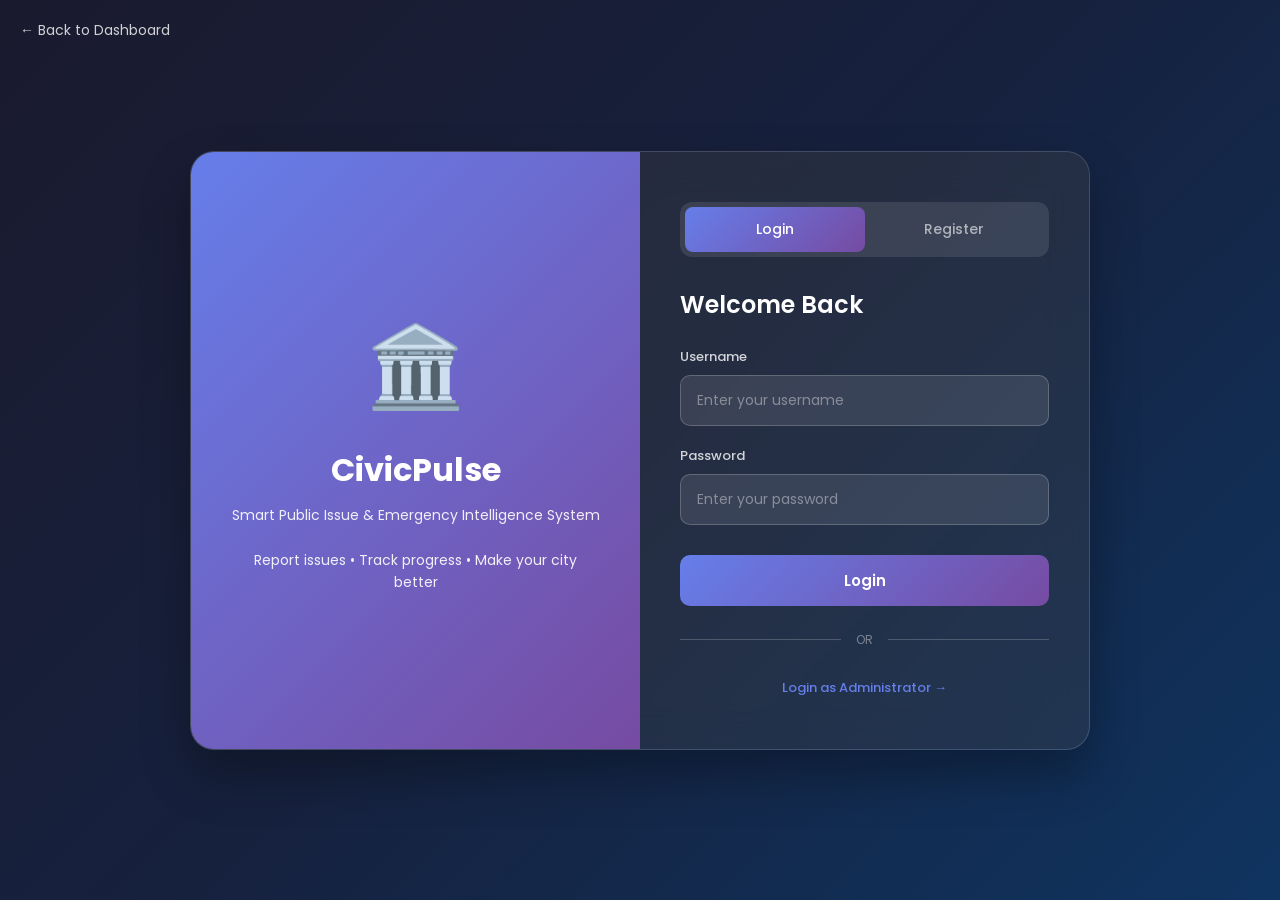
<file: templates/login.html>
<!doctype html>
<html lang="en">
  <head>
    <meta charset="UTF-8" />
    <meta name="viewport" content="width=device-width, initial-scale=1.0" />
    <title>Login - CivicPulse</title>
    <link rel="preconnect" href="https://fonts.googleapis.com" />
    <link rel="preconnect" href="https://fonts.gstatic.com" crossorigin />
    <link
      href="https://fonts.googleapis.com/css2?family=Poppins:wght@300;400;500;600;700&display=swap"
      rel="stylesheet"
    />
    <style>
      * {
        margin: 0;
        padding: 0;
        box-sizing: border-box;
      }

      body {
        font-family: "Poppins", sans-serif;
        min-height: 100vh;
        background: linear-gradient(
          135deg,
          #1a1a2e 0%,
          #16213e 50%,
          #0f3460 100%
        );
        display: flex;
        align-items: center;
        justify-content: center;
        padding: 20px;
      }

      .auth-container {
        width: 100%;
        max-width: 900px;
        display: grid;
        grid-template-columns: 1fr 1fr;
        background: rgba(255, 255, 255, 0.1);
        backdrop-filter: blur(20px);
        border-radius: 24px;
        overflow: hidden;
        box-shadow: 0 25px 50px rgba(0, 0, 0, 0.3);
        border: 1px solid rgba(255, 255, 255, 0.1);
      }

      .auth-brand {
        background: linear-gradient(135deg, #667eea 0%, #764ba2 100%);
        padding: 60px 40px;
        display: flex;
        flex-direction: column;
        justify-content: center;
        align-items: center;
        text-align: center;
        color: white;
      }

      .brand-logo {
        font-size: 80px;
        margin-bottom: 20px;
      }

      .brand-name {
        font-size: 32px;
        font-weight: 700;
        margin-bottom: 10px;
      }

      .brand-tagline {
        font-size: 14px;
        opacity: 0.9;
        line-height: 1.6;
      }

      .auth-forms {
        padding: 50px 40px;
        background: rgba(0, 0, 0, 0.2);
      }

      .tabs {
        display: flex;
        margin-bottom: 30px;
        background: rgba(255, 255, 255, 0.1);
        border-radius: 12px;
        padding: 5px;
      }

      .tab-btn {
        flex: 1;
        padding: 12px;
        border: none;
        background: transparent;
        color: rgba(255, 255, 255, 0.6);
        font-family: "Poppins", sans-serif;
        font-size: 14px;
        font-weight: 500;
        cursor: pointer;
        border-radius: 8px;
        transition: all 0.3s ease;
      }

      .tab-btn.active {
        background: linear-gradient(135deg, #667eea 0%, #764ba2 100%);
        color: white;
      }

      .form-container {
        display: none;
      }

      .form-container.active {
        display: block;
        animation: fadeIn 0.3s ease;
      }

      @keyframes fadeIn {
        from {
          opacity: 0;
          transform: translateY(10px);
        }
        to {
          opacity: 1;
          transform: translateY(0);
        }
      }

      .form-title {
        color: white;
        font-size: 24px;
        font-weight: 600;
        margin-bottom: 25px;
      }

      .form-group {
        margin-bottom: 20px;
      }

      .form-group label {
        display: block;
        color: rgba(255, 255, 255, 0.8);
        font-size: 13px;
        font-weight: 500;
        margin-bottom: 8px;
      }

      .form-group input {
        width: 100%;
        padding: 14px 16px;
        background: rgba(255, 255, 255, 0.1);
        border: 1px solid rgba(255, 255, 255, 0.2);
        border-radius: 10px;
        color: white;
        font-size: 14px;
        font-family: "Poppins", sans-serif;
        transition: all 0.3s ease;
      }

      .form-group input:focus {
        outline: none;
        border-color: #667eea;
        background: rgba(255, 255, 255, 0.15);
      }

      .form-group input::placeholder {
        color: rgba(255, 255, 255, 0.4);
      }

      .form-row {
        display: grid;
        grid-template-columns: 1fr 1fr;
        gap: 15px;
      }

      .btn-submit {
        width: 100%;
        padding: 14px;
        background: linear-gradient(135deg, #667eea 0%, #764ba2 100%);
        border: none;
        border-radius: 10px;
        color: white;
        font-size: 15px;
        font-weight: 600;
        font-family: "Poppins", sans-serif;
        cursor: pointer;
        transition: all 0.3s ease;
        margin-top: 10px;
      }

      .btn-submit:hover {
        transform: translateY(-2px);
        box-shadow: 0 10px 30px rgba(102, 126, 234, 0.4);
      }

      .divider {
        display: flex;
        align-items: center;
        margin: 25px 0;
        color: rgba(255, 255, 255, 0.4);
        font-size: 12px;
      }

      .divider::before,
      .divider::after {
        content: "";
        flex: 1;
        height: 1px;
        background: rgba(255, 255, 255, 0.2);
      }

      .divider span {
        padding: 0 15px;
      }

      .admin-link {
        text-align: center;
      }

      .admin-link a {
        color: #667eea;
        text-decoration: none;
        font-size: 13px;
        font-weight: 500;
        transition: color 0.3s ease;
      }

      .admin-link a:hover {
        color: #764ba2;
      }

      .message {
        padding: 12px 16px;
        border-radius: 8px;
        margin-bottom: 20px;
        font-size: 13px;
        display: none;
      }

      .message.error {
        background: rgba(239, 68, 68, 0.2);
        border: 1px solid rgba(239, 68, 68, 0.3);
        color: #fca5a5;
        display: block;
      }

      .message.success {
        background: rgba(34, 197, 94, 0.2);
        border: 1px solid rgba(34, 197, 94, 0.3);
        color: #86efac;
        display: block;
      }

      .back-link {
        position: fixed;
        top: 20px;
        left: 20px;
        color: white;
        text-decoration: none;
        display: flex;
        align-items: center;
        gap: 8px;
        font-size: 14px;
        opacity: 0.8;
        transition: opacity 0.3s ease;
      }

      .back-link:hover {
        opacity: 1;
      }

      @media (max-width: 768px) {
        .auth-container {
          grid-template-columns: 1fr;
          max-width: 400px;
        }

        .auth-brand {
          padding: 40px 30px;
        }

        .brand-logo {
          font-size: 50px;
        }

        .brand-name {
          font-size: 24px;
        }

        .auth-forms {
          padding: 30px;
        }

        .form-row {
          grid-template-columns: 1fr;
        }
      }
    </style>
  </head>
  <body>
    <a href="/" class="back-link">← Back to Dashboard</a>

    <div class="auth-container">
      <div class="auth-brand">
        <div class="brand-logo">🏛️</div>
        <div class="brand-name">CivicPulse</div>
        <div class="brand-tagline">
          Smart Public Issue & Emergency Intelligence System
          <br /><br />
          Report issues • Track progress • Make your city better
        </div>
      </div>

      <div class="auth-forms">
        <div class="tabs">
          <button class="tab-btn active" data-tab="login">Login</button>
          <button class="tab-btn" data-tab="register">Register</button>
        </div>

        <div id="message" class="message"></div>

        <!-- Login Form -->
        <div id="login-form" class="form-container active">
          <h2 class="form-title">Welcome Back</h2>
          <form id="loginForm">
            <div class="form-group">
              <label>Username</label>
              <input
                type="text"
                name="username"
                placeholder="Enter your username"
                required
              />
            </div>
            <div class="form-group">
              <label>Password</label>
              <input
                type="password"
                name="password"
                placeholder="Enter your password"
                required
              />
            </div>
            <button type="submit" class="btn-submit">Login</button>
          </form>

          <div class="divider"><span>OR</span></div>

          <div class="admin-link">
            <a href="/admin">Login as Administrator →</a>
          </div>
        </div>

        <!-- Register Form -->
        <div id="register-form" class="form-container">
          <h2 class="form-title">Create Account</h2>
          <form id="registerForm">
            <div class="form-group">
              <label>Full Name</label>
              <input
                type="text"
                name="name"
                placeholder="Enter your full name"
                required
              />
            </div>
            <div class="form-row">
              <div class="form-group">
                <label>Username</label>
                <input
                  type="text"
                  name="username"
                  placeholder="Choose username"
                  required
                />
              </div>
              <div class="form-group">
                <label>Phone (SMS Notifications)</label>
                <input
                  type="tel"
                  name="phone"
                  placeholder="9876543210"
                  required
                />
                <small style="color: #888; font-size: 0.8rem"
                  >10-digit Indian mobile number for SMS alerts</small
                >
              </div>
            </div>
            <div class="form-group">
              <label>Email</label>
              <input
                type="email"
                name="email"
                placeholder="Enter your email"
                required
              />
            </div>
            <div class="form-group">
              <label>Address (Optional)</label>
              <input type="text" name="address" placeholder="Your address" />
            </div>
            <div class="form-group">
              <label>Password</label>
              <input
                type="password"
                name="password"
                placeholder="Create password (min 6 chars)"
                required
                minlength="6"
              />
            </div>
            <button type="submit" class="btn-submit">Create Account</button>
          </form>
        </div>
      </div>
    </div>

    <script>
      // Tab switching
      document.querySelectorAll(".tab-btn").forEach((btn) => {
        btn.addEventListener("click", () => {
          document
            .querySelectorAll(".tab-btn")
            .forEach((b) => b.classList.remove("active"));
          document
            .querySelectorAll(".form-container")
            .forEach((f) => f.classList.remove("active"));

          btn.classList.add("active");
          document
            .getElementById(btn.dataset.tab + "-form")
            .classList.add("active");
          hideMessage();
        });
      });

      function showMessage(text, type) {
        const msg = document.getElementById("message");
        msg.textContent = text;
        msg.className = "message " + type;
      }

      function hideMessage() {
        document.getElementById("message").className = "message";
      }

      // Login form
      document
        .getElementById("loginForm")
        .addEventListener("submit", async (e) => {
          e.preventDefault();
          const formData = new FormData(e.target);
          const data = Object.fromEntries(formData);

          try {
            const res = await fetch("/api/auth/login", {
              method: "POST",
              headers: { "Content-Type": "application/json" },
              body: JSON.stringify(data),
              credentials: "include",
            });

            const result = await res.json();

            if (res.ok) {
              showMessage("Login successful! Redirecting...", "success");
              setTimeout(() => (window.location.href = "/"), 1000);
            } else {
              showMessage(result.error || "Login failed", "error");
            }
          } catch (err) {
            showMessage("Connection error. Please try again.", "error");
          }
        });

      // Register form
      document
        .getElementById("registerForm")
        .addEventListener("submit", async (e) => {
          e.preventDefault();
          const formData = new FormData(e.target);
          const data = Object.fromEntries(formData);

          try {
            const res = await fetch("/api/auth/register", {
              method: "POST",
              headers: { "Content-Type": "application/json" },
              body: JSON.stringify(data),
              credentials: "include",
            });

            const result = await res.json();

            if (res.ok) {
              showMessage("Account created! Redirecting...", "success");
              setTimeout(() => (window.location.href = "/"), 1000);
            } else {
              showMessage(result.error || "Registration failed", "error");
            }
          } catch (err) {
            showMessage("Connection error. Please try again.", "error");
          }
        });
    </script>
  </body>
</html>
</file>
